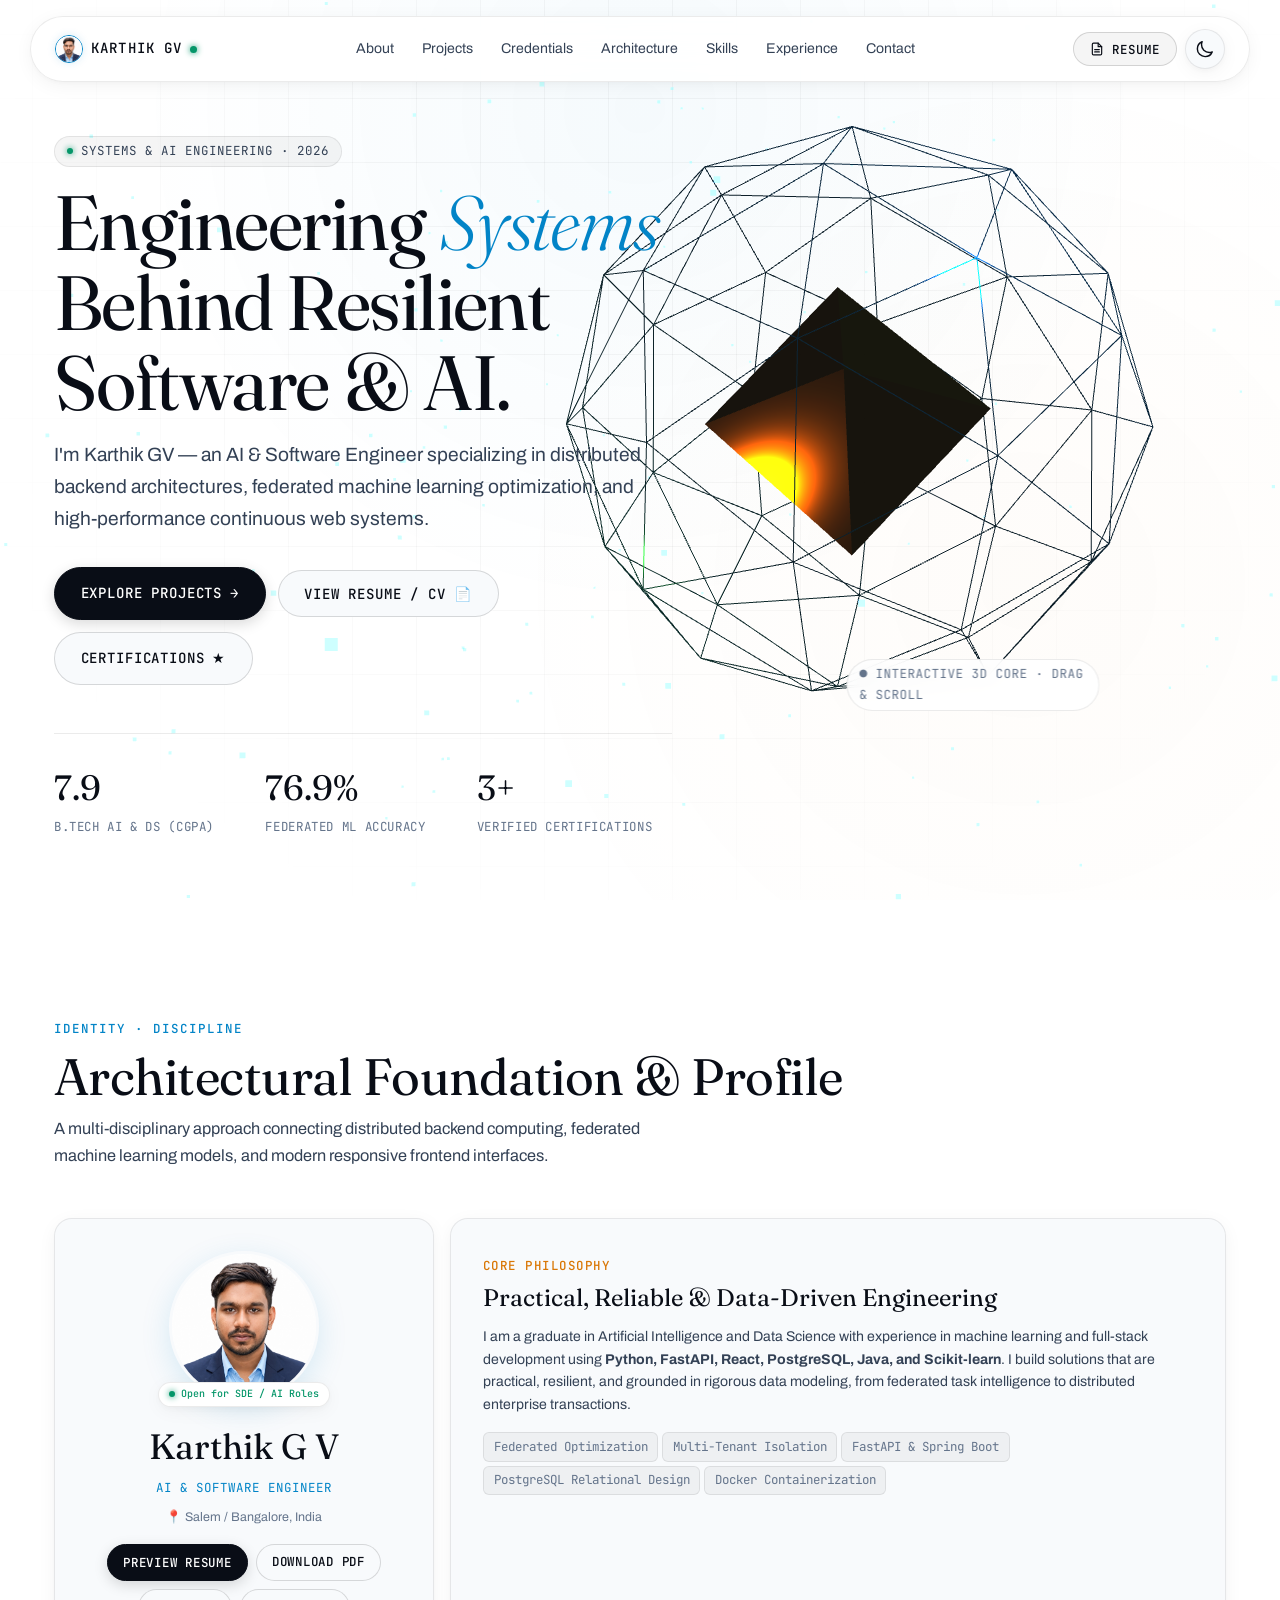
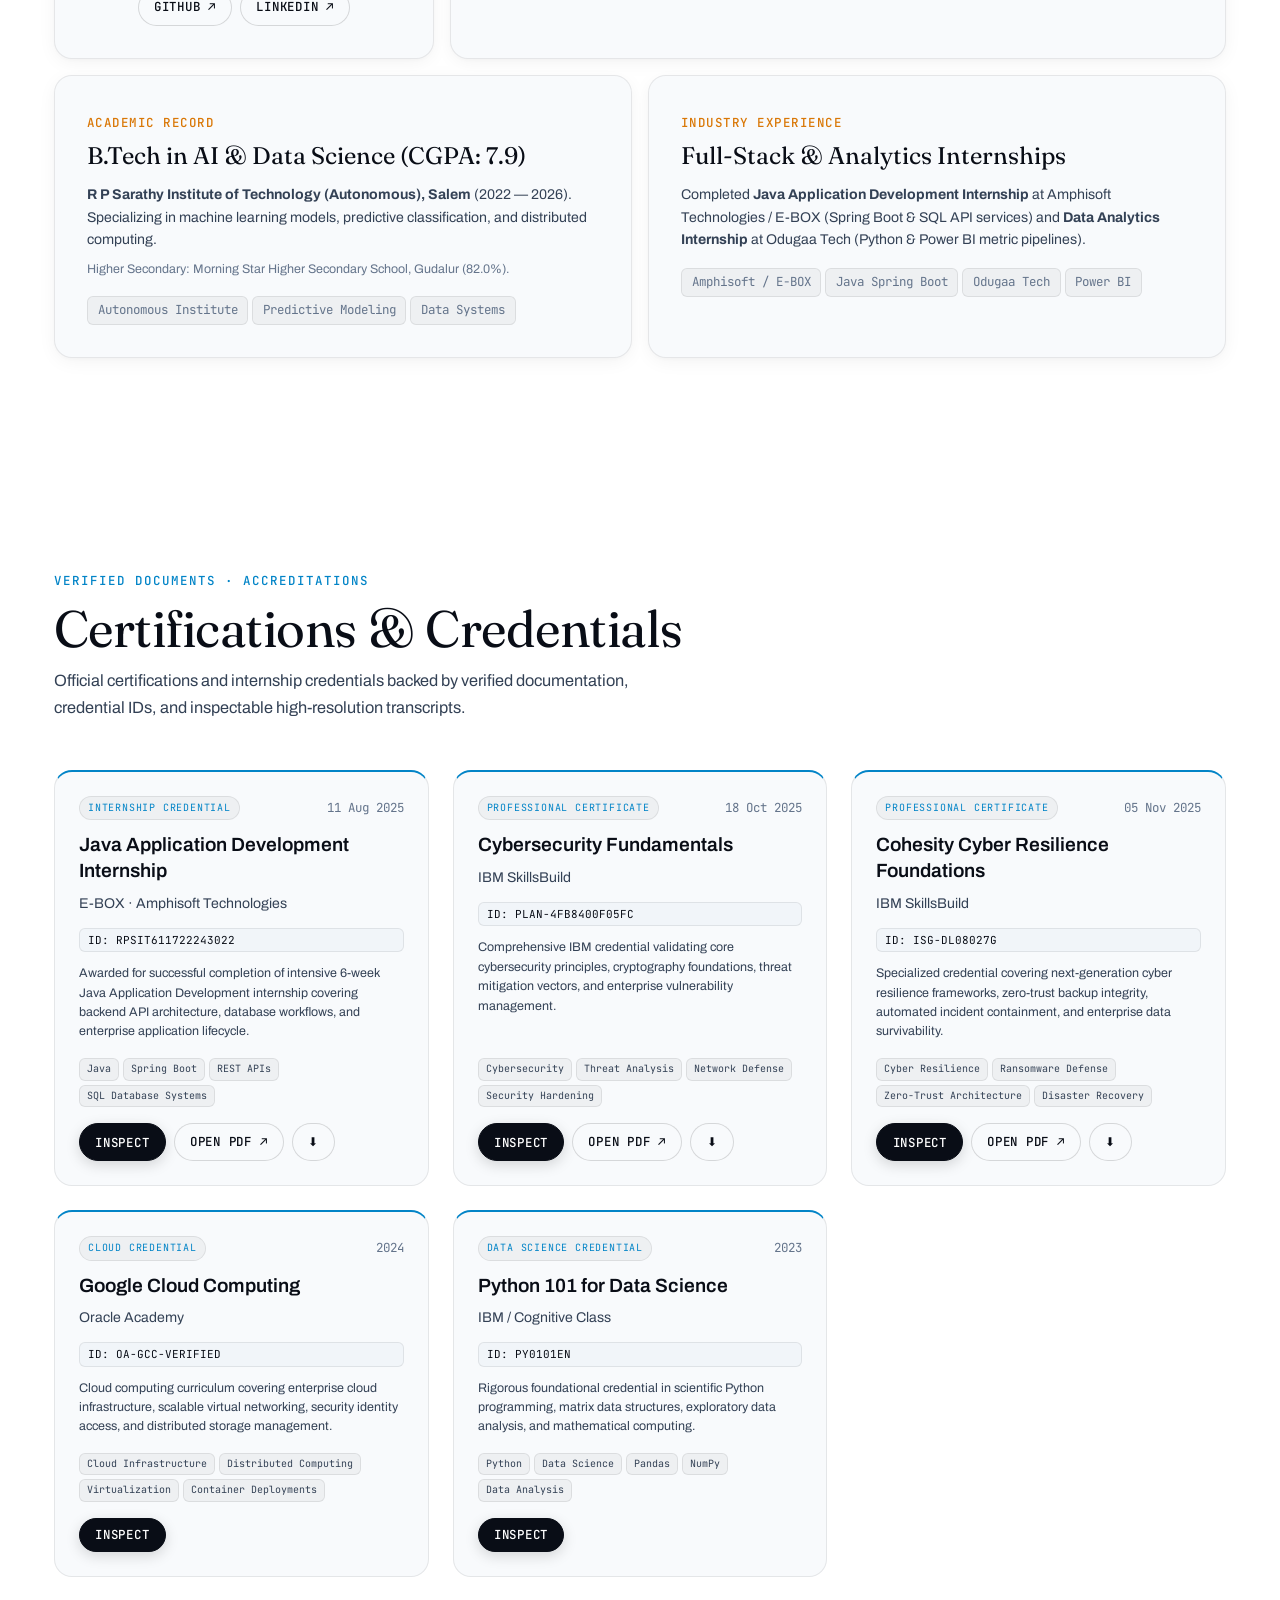
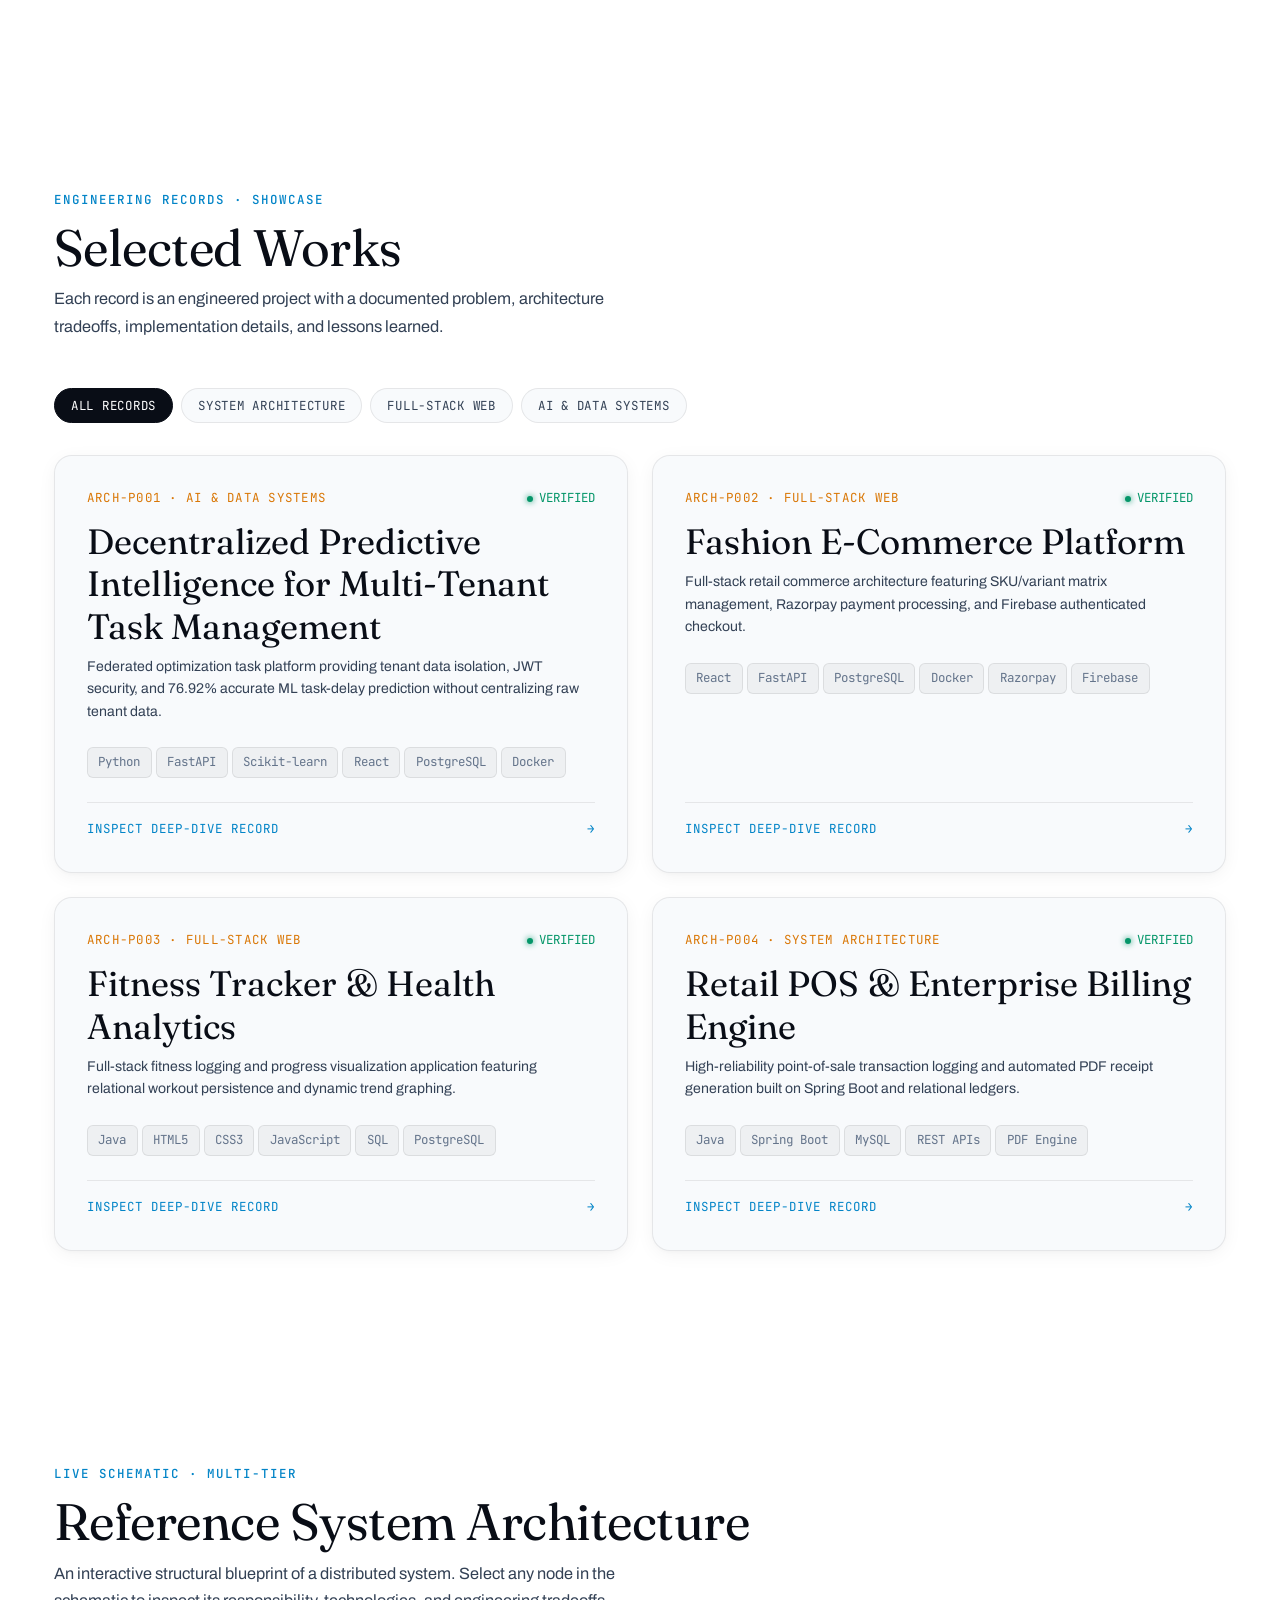
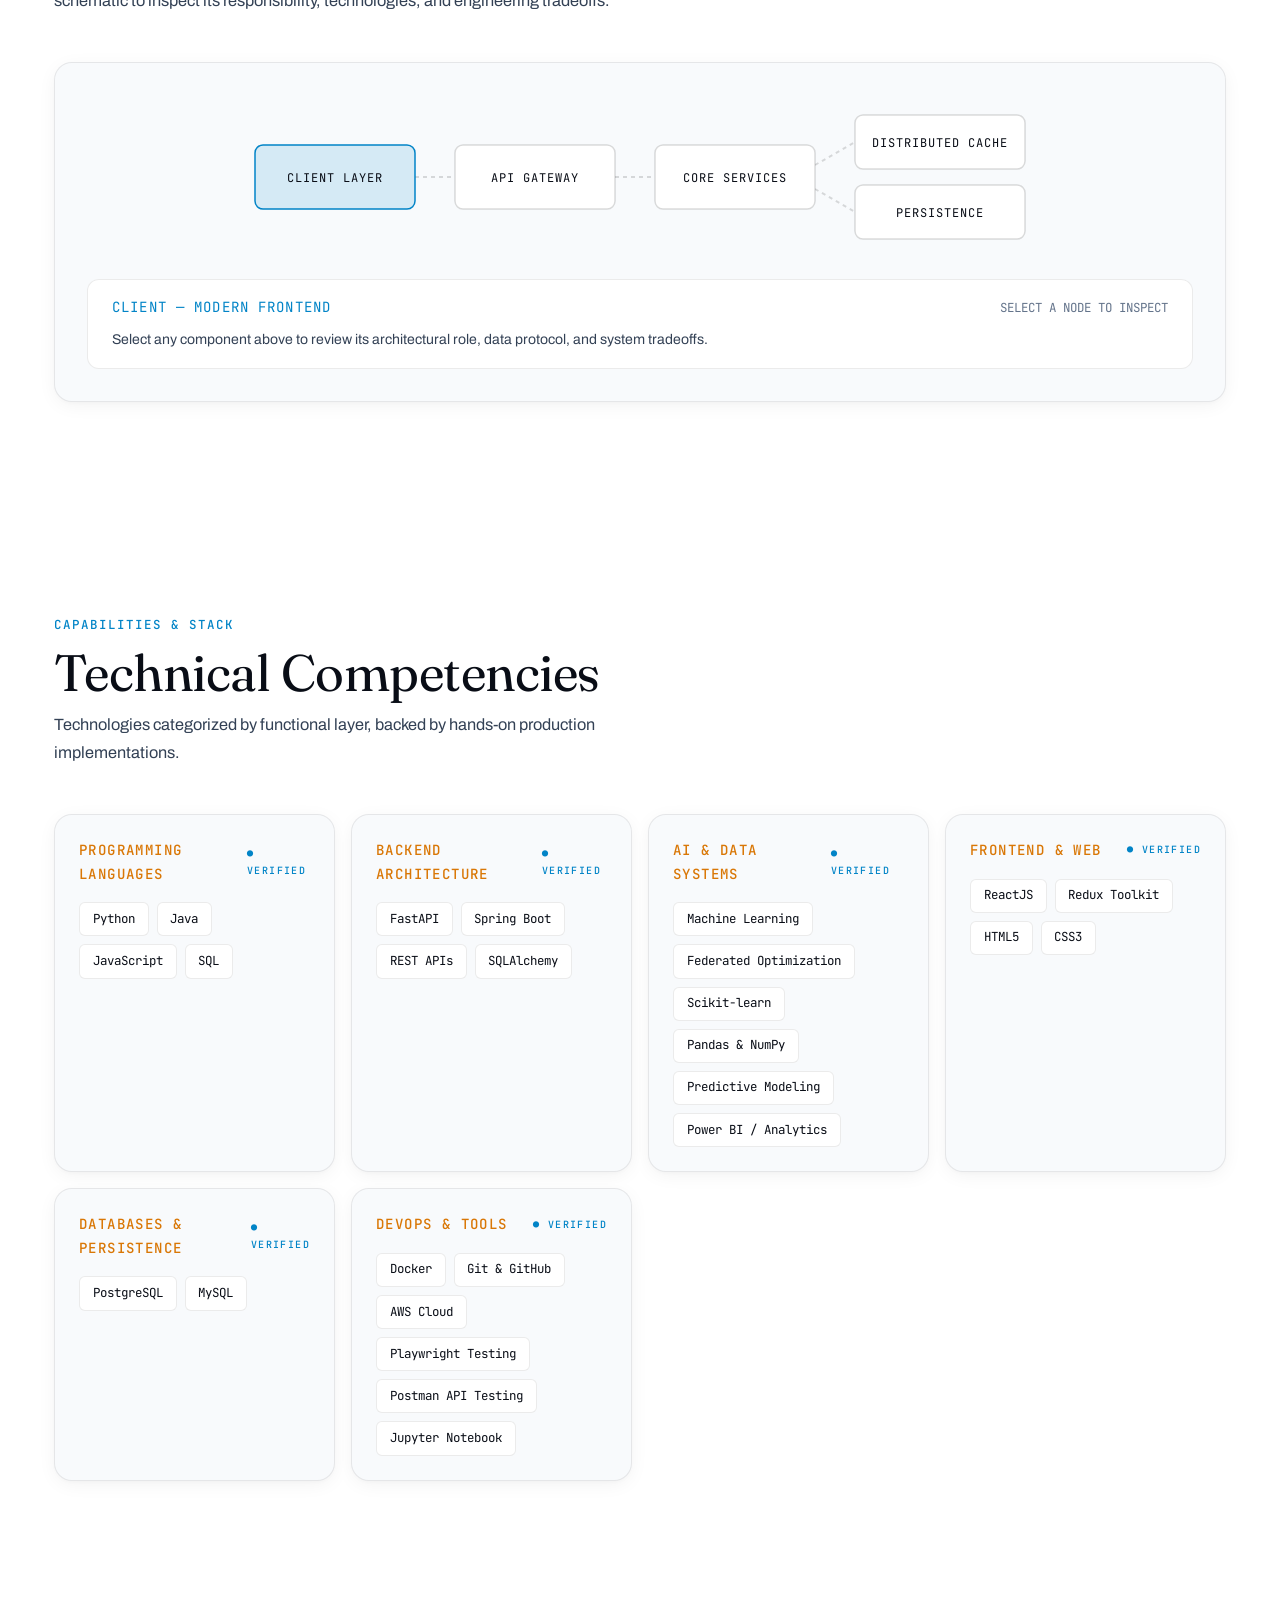
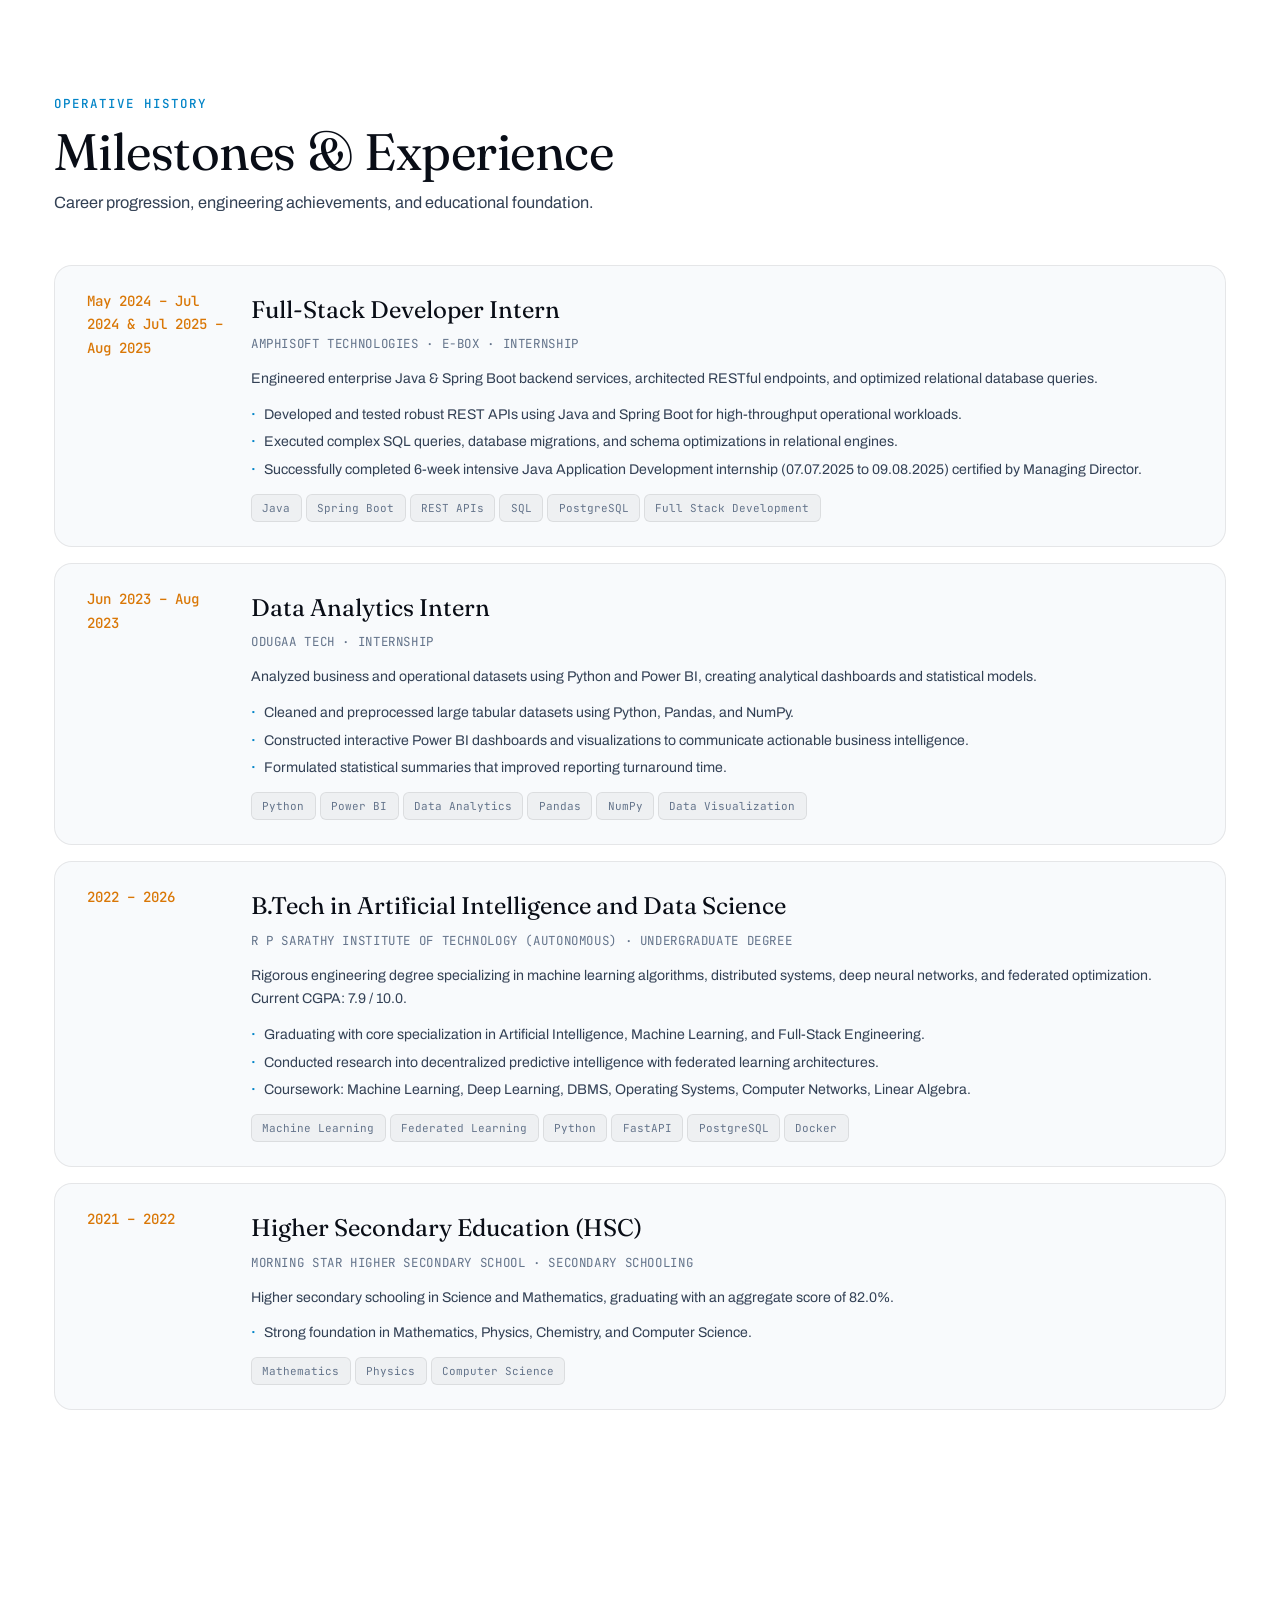
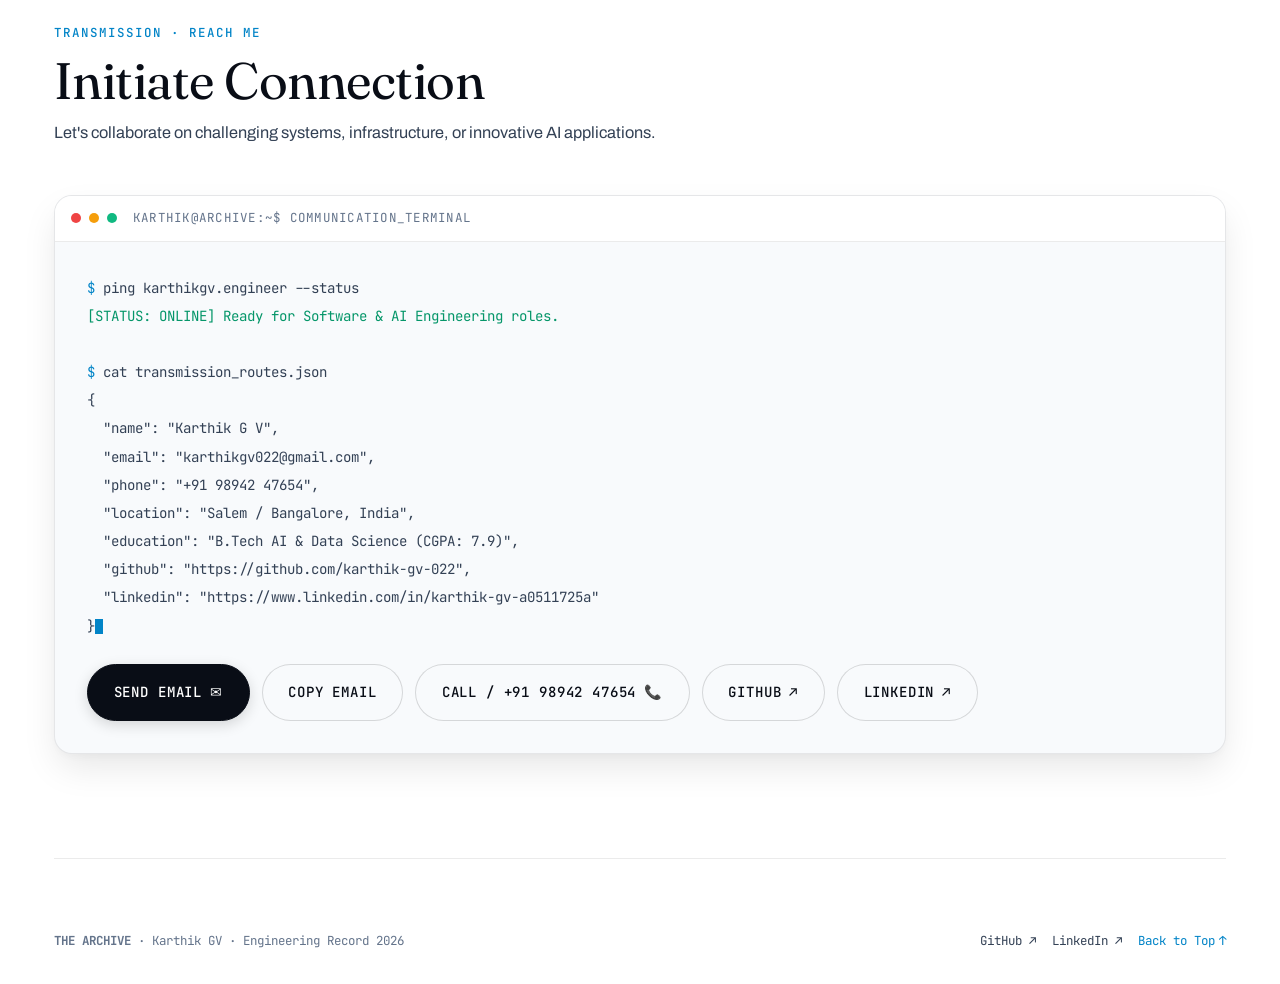
<file: index.html>
<!DOCTYPE html>
<html lang="en" data-theme="dark">
<head>
    <meta charset="UTF-8" />
    <meta name="viewport" content="width=device-width, initial-scale=1.0" />
    <title>Karthik GV — Systems &amp; AI Software Engineer</title>
    <meta name="description" content="Karthik GV — Systems, software, and AI engineering record. Interactive 3D portfolio featuring full-stack architecture, distributed systems, and real-time telemetry." />
    <meta name="theme-color" content="#07080b" />

    <!-- Google Fonts -->
    <link rel="preconnect" href="https://fonts.googleapis.com" />
    <link rel="preconnect" href="https://fonts.gstatic.com" crossorigin />
    <link href="https://fonts.googleapis.com/css2?family=Archivo:wght@300;400;500;600&family=Fraunces:ital,opsz,wght@0,9..144,300;0,9..144,400;0,9..144,500;1,9..144,300&family=JetBrains+Mono:wght@400;500&display=swap" rel="stylesheet" />

    <!-- Stylesheets -->
    <link rel="stylesheet" href="./css/tokens.css" />
    <link rel="stylesheet" href="./css/continuous.css" />

    <!-- Local Three.js Engine -->
    <script src="./js/three.min.js"></script>
</head>
<body>

    <!-- Ambient Grid & Lighting -->
    <div class="bg-ambient" aria-hidden="true"></div>
    <div class="bg-grid" aria-hidden="true"></div>

    <!-- 3D WebGL Canvas Layer -->
    <canvas id="webgl-canvas" aria-hidden="true"></canvas>

    <!-- ═════════════════════ FLOATING GLASS NAVBAR ═════════════════════ -->
    <nav class="navbar" id="navbar" aria-label="Main Navigation">
        <a href="#hero" class="nav-brand">
            <img src="assets/images/profile/karthik_gv.jpg" alt="Karthik GV" class="nav-avatar">
            <span class="brand-name">Karthik GV</span>
            <span class="brand-status-dot" title="Available for Roles" aria-label="Available for Roles"></span>
        </a>

        <ul class="nav-links">
            <li><a href="#about" class="nav-link">About</a></li>
            <li><a href="#projects" class="nav-link">Projects</a></li>
            <li><a href="#credentials" class="nav-link">Credentials</a></li>
            <li><a href="#architecture" class="nav-link">Architecture</a></li>
            <li><a href="#skills" class="nav-link">Skills</a></li>
            <li><a href="#experience" class="nav-link">Experience</a></li>
            <li><a href="#contact" class="nav-link">Contact</a></li>
        </ul>

        <div class="nav-actions">
            <button class="nav-resume-btn" id="nav-btn-resume" aria-label="View Resume / CV">
                <svg width="14" height="14" viewBox="0 0 24 24" fill="none" stroke="currentColor" stroke-width="2" stroke-linecap="round" stroke-linejoin="round" aria-hidden="true">
                    <path d="M14 2H6a2 2 0 0 0-2 2v16a2 2 0 0 0 2 2h12a2 2 0 0 0 2-2V8z"></path>
                    <polyline points="14 2 14 8 20 8"></polyline>
                    <line x1="16" y1="13" x2="8" y2="13"></line>
                    <line x1="16" y1="17" x2="8" y2="17"></line>
                </svg>
                <span>Resume</span>
            </button>

            <button class="btn-theme-toggle" id="btn-theme-toggle" aria-label="Toggle Dark and Light theme" title="Toggle theme">
                <!-- Sun Icon for switching to light mode -->
                <svg id="theme-icon-sun" xmlns="http://www.w3.org/2000/svg" fill="none" viewBox="0 0 24 24" stroke-width="1.8" stroke="currentColor">
                    <path stroke-linecap="round" stroke-linejoin="round" d="M12 3v2.25m6.364.386-1.591 1.591M21 12h-2.25m-.386 6.364-1.591-1.591M12 18.75V21m-4.773-4.227-1.591 1.591M5.25 12H3m4.227-4.773L5.636 5.636M15.75 12a3.75 3.75 0 1 1-7.5 0 3.75 3.75 0 0 1 7.5 0Z" />
                </svg>
                <!-- Moon Icon for switching to dark mode -->
                <svg id="theme-icon-moon" style="display: none;" xmlns="http://www.w3.org/2000/svg" fill="none" viewBox="0 0 24 24" stroke-width="1.8" stroke="currentColor">
                    <path stroke-linecap="round" stroke-linejoin="round" d="M21.752 15.002A9.72 9.72 0 0 1 18 15.75c-5.385 0-9.75-4.365-9.75-9.75 0-1.33.266-2.597.748-3.752A9.753 9.753 0 0 0 3 11.25C3 16.635 7.365 21 12.75 21a9.753 9.753 0 0 0 9.002-5.998Z" />
                </svg>
            </button>
        </div>
    </nav>

    <!-- ═════════════════════ MAIN CONTINUOUS PAGE ═════════════════════ -->
    <main class="app-container" id="main-content">

        <!-- ─────────────── HERO SECTION ─────────────── -->
        <section class="section hero" id="hero">
            <div class="hero-grid">
                <div class="hero-content">
                    <div class="hero-badge">
                        <span class="hero-badge-dot" aria-hidden="true"></span>
                        <span>Systems &amp; AI Engineering · 2026</span>
                    </div>

                    <h1 class="hero-title">
                        Engineering <em>Systems</em> Behind Resilient Software &amp; AI.
                    </h1>

                    <p class="hero-lead">
                        I'm Karthik GV — an AI &amp; Software Engineer specializing in distributed backend architectures, federated machine learning optimization, and high-performance continuous web systems.
                    </p>

                    <div class="hero-actions">
                        <a href="#projects" class="btn btn-primary">
                            <span>Explore Projects</span>
                            <span aria-hidden="true">→</span>
                        </a>
                        <button class="btn btn-secondary" id="btn-hero-resume" aria-label="Open Resume Viewer">
                            <span>View Resume / CV</span>
                            <span aria-hidden="true">📄</span>
                        </button>
                        <a href="#credentials" class="btn btn-secondary">
                            <span>Certifications</span>
                            <span aria-hidden="true">★</span>
                        </a>
                    </div>

                    <div class="hero-stats">
                        <div class="hero-stat-item">
                            <div class="hero-stat-value">7.9</div>
                            <div class="hero-stat-label">B.Tech AI &amp; DS (CGPA)</div>
                        </div>
                        <div class="hero-stat-item">
                            <div class="hero-stat-value">76.9%</div>
                            <div class="hero-stat-label">Federated ML Accuracy</div>
                        </div>
                        <div class="hero-stat-item">
                            <div class="hero-stat-value">3+</div>
                            <div class="hero-stat-label">Verified Certifications</div>
                        </div>
                    </div>
                </div>

                <div class="hero-3d-stage" aria-hidden="true">
                    <!-- The Three.js canvas renders the interactive 3D core in this spatial quadrant -->
                    <div class="interactive-pill-cue">
                        <span>● Interactive 3D Core · Drag &amp; Scroll</span>
                    </div>
                </div>
            </div>
        </section>

        <!-- ─────────────── BENTO OVERVIEW / ABOUT ─────────────── -->
        <section class="section" id="about">
            <div class="section-head">
                <span class="section-eyebrow">Identity · Discipline</span>
                <h2 class="section-title">Architectural Foundation &amp; Profile</h2>
                <p class="section-desc">
                    A multi-disciplinary approach connecting distributed backend computing, federated machine learning models, and modern responsive frontend interfaces.
                </p>
            </div>

            <div class="bento-grid">
                <!-- Executive Portrait & Profile Card -->
                <div class="bento-card bento-col-4 profile-portrait-card">
                    <div class="portrait-photo-wrapper">
                        <img src="assets/images/profile/karthik_gv.jpg" alt="Karthik GV Portrait" class="portrait-photo">
                        <div class="portrait-status-badge">
                            <span class="pulse-indicator"></span>
                            <span>Open for SDE / AI Roles</span>
                        </div>
                    </div>
                    <div class="portrait-info">
                        <h3 class="portrait-name">Karthik G V</h3>
                        <p class="portrait-role">AI &amp; Software Engineer</p>
                        <p class="portrait-location">📍 Salem / Bangalore, India</p>
                        <div class="portrait-links">
                            <button class="btn btn-sm btn-primary" id="btn-card-resume">
                                <span>Preview Resume</span>
                            </button>
                            <a href="assets/resume/Karthik_GV_Resume.pdf" download="Karthik_GV_Resume.pdf" class="btn btn-sm btn-secondary">
                                <span>Download PDF</span>
                            </a>
                        </div>
                        <div class="portrait-social-links" style="display: flex; gap: var(--space-2); margin-top: var(--space-2); justify-content: center;">
                            <a href="https://github.com/karthik-gv-022" target="_blank" rel="noopener noreferrer" class="btn btn-sm btn-secondary" title="GitHub Profile">
                                <span>GitHub</span>
                                <span aria-hidden="true">↗</span>
                            </a>
                            <a href="https://www.linkedin.com/in/karthik-gv-a0511725a" target="_blank" rel="noopener noreferrer" class="btn btn-sm btn-secondary" title="LinkedIn Profile">
                                <span>LinkedIn</span>
                                <span aria-hidden="true">↗</span>
                            </a>
                        </div>
                    </div>
                </div>

                <div class="bento-card bento-col-8">
                    <span class="bento-kicker">Core Philosophy</span>
                    <h3 class="bento-title">Practical, Reliable &amp; Data-Driven Engineering</h3>
                    <p class="bento-desc">
                        I am a graduate in Artificial Intelligence and Data Science with experience in machine learning and full-stack development using <strong>Python, FastAPI, React, PostgreSQL, Java, and Scikit-learn</strong>. I build solutions that are practical, resilient, and grounded in rigorous data modeling, from federated task intelligence to distributed enterprise transactions.
                    </p>
                    <div class="bento-tags">
                        <span class="bento-tag">Federated Optimization</span>
                        <span class="bento-tag">Multi-Tenant Isolation</span>
                        <span class="bento-tag">FastAPI &amp; Spring Boot</span>
                        <span class="bento-tag">PostgreSQL Relational Design</span>
                        <span class="bento-tag">Docker Containerization</span>
                    </div>
                </div>

                <div class="bento-card bento-col-6">
                    <span class="bento-kicker">Academic Record</span>
                    <h3 class="bento-title">B.Tech in AI &amp; Data Science (CGPA: 7.9)</h3>
                    <p class="bento-desc">
                        <strong>R P Sarathy Institute of Technology (Autonomous), Salem</strong> (2022 — 2026). Specializing in machine learning models, predictive classification, and distributed computing.
                    </p>
                    <p class="bento-desc" style="margin-top: var(--space-2); font-size: var(--fs-xs); color: var(--text-muted);">
                        Higher Secondary: Morning Star Higher Secondary School, Gudalur (82.0%).
                    </p>
                    <div class="bento-tags">
                        <span class="bento-tag">Autonomous Institute</span>
                        <span class="bento-tag">Predictive Modeling</span>
                        <span class="bento-tag">Data Systems</span>
                    </div>
                </div>

                <div class="bento-card bento-col-6">
                    <span class="bento-kicker">Industry Experience</span>
                    <h3 class="bento-title">Full-Stack &amp; Analytics Internships</h3>
                    <p class="bento-desc">
                        Completed <strong>Java Application Development Internship</strong> at Amphisoft Technologies / E-BOX (Spring Boot &amp; SQL API services) and <strong>Data Analytics Internship</strong> at Odugaa Tech (Python &amp; Power BI metric pipelines).
                    </p>
                    <div class="bento-tags">
                        <span class="bento-tag">Amphisoft / E-BOX</span>
                        <span class="bento-tag">Java Spring Boot</span>
                        <span class="bento-tag">Odugaa Tech</span>
                        <span class="bento-tag">Power BI</span>
                    </div>
                </div>
            </div>
        </section>

        <!-- ─────────────── VERIFIED CREDENTIALS & CERTIFICATIONS ─────────────── -->
        <section class="section" id="credentials">
            <div class="section-head">
                <span class="section-eyebrow">Verified Documents · Accreditations</span>
                <h2 class="section-title">Certifications &amp; Credentials</h2>
                <p class="section-desc">
                    Official certifications and internship credentials backed by verified documentation, credential IDs, and inspectable high-resolution transcripts.
                </p>
            </div>

            <div class="credentials-grid" id="credentials-container">
                <!-- Dynamically populated from data/certifications.js -->
            </div>
        </section>

        <!-- ─────────────── PROJECTS SHOWCASE ─────────────── -->
        <section class="section" id="projects">
            <div class="section-head">
                <span class="section-eyebrow">Engineering Records · Showcase</span>
                <h2 class="section-title">Selected Works</h2>
                <p class="section-desc">
                    Each record is an engineered project with a documented problem, architecture tradeoffs, implementation details, and lessons learned.
                </p>
            </div>

            <div class="project-filters" role="tablist" aria-label="Project category filters">
                <button class="filter-btn is-active" data-filter="all">All Records</button>
                <button class="filter-btn" data-filter="System Architecture">System Architecture</button>
                <button class="filter-btn" data-filter="Full-Stack Web">Full-Stack Web</button>
                <button class="filter-btn" data-filter="AI &amp; Data Systems">AI &amp; Data Systems</button>
            </div>

            <div class="projects-grid" id="projects-container">
                <!-- Dynamically populated from data/projects.js -->
            </div>
        </section>

        <!-- ─────────────── SYSTEM ARCHITECTURE ─────────────── -->
        <section class="section" id="architecture">
            <div class="section-head">
                <span class="section-eyebrow">Live Schematic · Multi-Tier</span>
                <h2 class="section-title">Reference System Architecture</h2>
                <p class="section-desc">
                    An interactive structural blueprint of a distributed system. Select any node in the schematic to inspect its responsibility, technologies, and engineering tradeoffs.
                </p>
            </div>

            <div class="architecture-box">
                <div class="arch-svg-container" id="arch-svg-host">
                    <!-- Interactive Architecture SVG rendered by app.js -->
                </div>

                <div class="arch-inspector-panel" id="arch-inspector" role="status" aria-live="polite">
                    <div class="arch-inspector-head">
                        <span class="arch-inspector-title" id="arch-inspect-title">CLIENT — Modern Frontend</span>
                        <span class="arch-inspector-meta" id="arch-inspect-meta">SELECT A NODE TO INSPECT</span>
                    </div>
                    <div class="arch-inspector-body" id="arch-inspect-body">
                        Select any component above to review its architectural role, data protocol, and system tradeoffs.
                    </div>
                </div>
            </div>
        </section>

        <!-- ─────────────── SKILLS MATRIX ─────────────── -->
        <section class="section" id="skills">
            <div class="section-head">
                <span class="section-eyebrow">Capabilities &amp; Stack</span>
                <h2 class="section-title">Technical Competencies</h2>
                <p class="section-desc">
                    Technologies categorized by functional layer, backed by hands-on production implementations.
                </p>
            </div>

            <div class="skills-grid" id="skills-container">
                <!-- Populated dynamically by app.js -->
            </div>
        </section>

        <!-- ─────────────── EXPERIENCE & RECORDS ─────────────── -->
        <section class="section" id="experience">
            <div class="section-head">
                <span class="section-eyebrow">Operative History</span>
                <h2 class="section-title">Milestones &amp; Experience</h2>
                <p class="section-desc">
                    Career progression, engineering achievements, and educational foundation.
                </p>
            </div>

            <div class="timeline" id="experience-container">
                <!-- Populated dynamically by app.js -->
            </div>
        </section>

        <!-- ─────────────── CONTACT TERMINAL ─────────────── -->
        <section class="section" id="contact">
            <div class="section-head">
                <span class="section-eyebrow">Transmission · Reach Me</span>
                <h2 class="section-title">Initiate Connection</h2>
                <p class="section-desc">
                    Let's collaborate on challenging systems, infrastructure, or innovative AI applications.
                </p>
            </div>

            <div class="contact-terminal">
                <div class="terminal-header">
                    <span class="terminal-dot dot-red"></span>
                    <span class="terminal-dot dot-yellow"></span>
                    <span class="terminal-dot dot-green"></span>
                    <span class="terminal-title">karthik@archive:~$ communication_terminal</span>
                </div>
                <div class="terminal-body">
                    <p class="terminal-text"><span class="terminal-prompt">$</span> ping karthikgv.engineer --status</p>
                    <p class="terminal-text" style="color: var(--accent-verified);">[STATUS: ONLINE] Ready for Software &amp; AI Engineering roles.</p>
                    <br />
                    <p class="terminal-text"><span class="terminal-prompt">$</span> cat transmission_routes.json</p>
                    <p class="terminal-text">{</p>
                    <p class="terminal-text">&nbsp;&nbsp;"name": "Karthik G V",</p>
                    <p class="terminal-text">&nbsp;&nbsp;"email": "karthikgv022@gmail.com",</p>
                    <p class="terminal-text">&nbsp;&nbsp;"phone": "+91 98942 47654",</p>
                    <p class="terminal-text">&nbsp;&nbsp;"location": "Salem / Bangalore, India",</p>
                    <p class="terminal-text">&nbsp;&nbsp;"education": "B.Tech AI &amp; Data Science (CGPA: 7.9)",</p>
                    <p class="terminal-text">&nbsp;&nbsp;"github": "https://github.com/karthik-gv-022",</p>
                    <p class="terminal-text">&nbsp;&nbsp;"linkedin": "https://www.linkedin.com/in/karthik-gv-a0511725a"</p>
                    <p class="terminal-text">}<span class="terminal-cursor"></span></p>

                    <div class="terminal-actions">
                        <a href="mailto:karthikgv022@gmail.com" class="btn btn-primary">
                            <span>Send Email</span>
                            <span aria-hidden="true">✉</span>
                        </a>
                        <button class="btn btn-secondary" id="btn-copy-email">
                            <span>Copy Email</span>
                        </button>
                        <a href="tel:+919894247654" class="btn btn-secondary">
                            <span>Call / +91 98942 47654</span>
                            <span aria-hidden="true">📞</span>
                        </a>
                        <a href="https://github.com/karthik-gv-022" target="_blank" rel="noopener noreferrer" class="btn btn-secondary">
                            <span>GitHub</span>
                            <span aria-hidden="true">↗</span>
                        </a>
                        <a href="https://www.linkedin.com/in/karthik-gv-a0511725a" target="_blank" rel="noopener noreferrer" class="btn btn-secondary">
                            <span>LinkedIn</span>
                            <span aria-hidden="true">↗</span>
                        </a>
                    </div>
                </div>
            </div>
        </section>

        <!-- ─────────────── FOOTER ─────────────── -->
        <footer class="footer">
            <div>
                <strong>THE ARCHIVE</strong> · Karthik GV · Engineering Record 2026
            </div>
            <div style="display: flex; align-items: center; gap: var(--space-4);">
                <a href="https://github.com/karthik-gv-022" target="_blank" rel="noopener noreferrer" style="color: var(--text-secondary); text-decoration: none; font-size: var(--fs-xs);">GitHub ↗</a>
                <a href="https://www.linkedin.com/in/karthik-gv-a0511725a" target="_blank" rel="noopener noreferrer" style="color: var(--text-secondary); text-decoration: none; font-size: var(--fs-xs);">LinkedIn ↗</a>
                <a href="#hero" class="footer-back-to-top">
                    <span>Back to Top</span>
                    <span aria-hidden="true">↑</span>
                </a>
            </div>
        </footer>

    </main>

    <!-- ═════════════════════ PROJECT INSPECT MODAL ═════════════════════ -->
    <div class="modal-overlay" id="project-modal" role="dialog" aria-modal="true" aria-labelledby="modal-project-title" hidden>
        <div class="modal-card">
            <button class="modal-close-btn" id="modal-close-btn" aria-label="Close project inspection">✕</button>
            <div id="modal-content-surface">
                <!-- Dynamically populated upon clicking a project card -->
            </div>
        </div>
    </div>

    <!-- Core App Module -->
    <script type="module" src="./js/app.js"></script>
</body>
</html>
</file>
<file: css/tokens.css>
/* ════════════════════════════════════════════════════════════════
   THE CONTINUOUS ARCHIVE — DESIGN TOKENS
   Strict contradiction palette: Pure Dark ↔ Pure Light
   ════════════════════════════════════════════════════════════════ */

:root {
    /* ── Typography Families ────────────────────────────────── */
    --font-display: "Fraunces", Georgia, serif;
    --font-sans:    "Archivo", -apple-system, BlinkMacSystemFont, "Segoe UI", Roboto, sans-serif;
    --font-mono:    "JetBrains Mono", Consolas, "SFMono-Regular", monospace;

    /* ── Font Sizes ─────────────────────────────────────────── */
    --fs-xs:   clamp(0.70rem, 0.2vw + 0.65rem, 0.78rem);
    --fs-sm:   clamp(0.80rem, 0.3vw + 0.72rem, 0.88rem);
    --fs-base: clamp(0.92rem, 0.4vw + 0.82rem, 1.02rem);
    --fs-md:   clamp(1.05rem, 0.6vw + 0.90rem, 1.20rem);
    --fs-lg:   clamp(1.25rem, 1.0vw + 1.00rem, 1.50rem);
    --fs-xl:   clamp(1.60rem, 1.8vw + 1.20rem, 2.20rem);
    --fs-2xl:  clamp(2.10rem, 3.2vw + 1.40rem, 3.20rem);
    --fs-3xl:  clamp(2.80rem, 5.0vw + 1.60rem, 4.80rem);

    /* ── Spacing Scale ──────────────────────────────────────── */
    --space-1: 0.25rem;
    --space-2: 0.5rem;
    --space-3: 0.75rem;
    --space-4: 1rem;
    --space-5: 1.5rem;
    --space-6: 2rem;
    --space-7: 3rem;
    --space-8: 4.5rem;
    --space-9: 6.5rem;

    --container-max: 1220px;
    --radius-sm: 6px;
    --radius-md: 12px;
    --radius-lg: 18px;
    --radius-xl: 24px;
    --radius-full: 9999px;

    /* ── Animation & Transition ─────────────────────────────── */
    --ease-out:    cubic-bezier(0.16, 1, 0.3, 1);
    --ease-inout:  cubic-bezier(0.65, 0, 0.35, 1);
    --ease-spring: cubic-bezier(0.34, 1.56, 0.64, 1);
    --t-fast: 160ms;
    --t-med:  300ms;
    --t-slow: 600ms;
}

/* ════════════════════════════════════════════════════════════════
   DARK THEME (Default: Pitch Obsidian / Cyber Architecture)
   ════════════════════════════════════════════════════════════════ */
:root,
[data-theme="dark"] {
    --color-scheme: dark;

    /* Backgrounds */
    --bg-canvas:           #07080b;
    --bg-surface:          #0f1219;
    --bg-surface-elevated: #161a24;
    --bg-surface-glass:    rgba(15, 18, 25, 0.82);
    --bg-glass-nav:        rgba(10, 12, 17, 0.85);
    --bg-code:             #090a0f;
    --bg-badge:            rgba(255, 255, 255, 0.05);

    /* Text */
    --text-primary:   #f8fafc;
    --text-secondary: #94a3b8;
    --text-muted:     #64748b;
    --text-faint:     #475569;

    /* Borders & Hairlines */
    --border-subtle: rgba(255, 255, 255, 0.08);
    --border-mid:    rgba(255, 255, 255, 0.14);
    --border-strong: rgba(255, 255, 255, 0.24);
    --border-hover:  rgba(56, 189, 248, 0.5);

    /* Accents */
    --accent-primary:   #38bdf8; /* Electric Cyan */
    --accent-glow:      rgba(56, 189, 248, 0.18);
    --accent-brass:     #f59e0b; /* Amber Brass */
    --accent-brass-subtle: rgba(245, 158, 11, 0.12);
    --accent-verified:  #10b981; /* Emerald Verified */
    --accent-signal:    #f43f5e; /* Rose Signal */

    /* Shadows & Glows */
    --shadow-card:     0 8px 24px -4px rgba(0, 0, 0, 0.55);
    --shadow-elevated: 0 20px 48px -8px rgba(0, 0, 0, 0.75);
    --glow-card:       0 0 24px -6px rgba(56, 189, 248, 0.12);
    --highlight-top:   inset 0 1px 0 rgba(255, 255, 255, 0.06);

    /* Canvas Grid */
    --grid-line:       rgba(255, 255, 255, 0.025);
    --canvas-gradient: radial-gradient(circle at 50% 15%, rgba(56, 189, 248, 0.06), transparent 50%),
                       radial-gradient(circle at 80% 65%, rgba(245, 158, 11, 0.035), transparent 45%);
}

/* ════════════════════════════════════════════════════════════════
   LIGHT THEME (Contradiction: Pure Crisp Architectural White)
   ════════════════════════════════════════════════════════════════ */
[data-theme="light"] {
    --color-scheme: light;

    /* Backgrounds */
    --bg-canvas:           #ffffff;
    --bg-surface:          #f8fafc;
    --bg-surface-elevated: #ffffff;
    --bg-surface-glass:    rgba(255, 255, 255, 0.88);
    --bg-glass-nav:        rgba(255, 255, 255, 0.90);
    --bg-code:             #f1f5f9;
    --bg-badge:            rgba(0, 0, 0, 0.04);

    /* Text */
    --text-primary:   #090d16;
    --text-secondary: #334155;
    --text-muted:     #64748b;
    --text-faint:     #94a3b8;

    /* Borders & Hairlines */
    --border-subtle: rgba(0, 0, 0, 0.08);
    --border-mid:    rgba(0, 0, 0, 0.14);
    --border-strong: rgba(0, 0, 0, 0.24);
    --border-hover:  rgba(2, 132, 199, 0.5);

    /* Accents */
    --accent-primary:   #0284c7; /* Cobalt Sky */
    --accent-glow:      rgba(2, 132, 199, 0.14);
    --accent-brass:     #d97706; /* Warm Amber */
    --accent-brass-subtle: rgba(217, 119, 6, 0.10);
    --accent-verified:  #059669; /* Emerald */
    --accent-signal:    #e11d48; /* Crimson */

    /* Shadows & Glows */
    --shadow-card:     0 4px 20px -2px rgba(0, 0, 0, 0.06), 0 2px 6px -1px rgba(0, 0, 0, 0.03);
    --shadow-elevated: 0 16px 36px -4px rgba(0, 0, 0, 0.10), 0 4px 12px -2px rgba(0, 0, 0, 0.04);
    --glow-card:       0 0 20px -4px rgba(2, 132, 199, 0.10);
    --highlight-top:   inset 0 1px 0 rgba(255, 255, 255, 0.85);

    /* Canvas Grid */
    --grid-line:       rgba(0, 0, 0, 0.035);
    --canvas-gradient: radial-gradient(circle at 50% 12%, rgba(2, 132, 199, 0.04), transparent 50%),
                       radial-gradient(circle at 80% 65%, rgba(217, 119, 6, 0.025), transparent 45%);
}
</file>
<file: css/continuous.css>
/* ════════════════════════════════════════════════════════════════
   THE CONTINUOUS ARCHIVE — CONTINUOUS PAGE STYLING
   Ultra-Modern 2026 Editorial, Bento Grids & Micro-Interactions
   ════════════════════════════════════════════════════════════════ */

/* ── Reset & Document Base ─────────────────────────────────────── */
*,
*::before,
*::after {
    box-sizing: border-box;
    margin: 0;
    padding: 0;
}

html {
    scroll-behavior: smooth;
    -webkit-text-size-adjust: 100%;
    scrollbar-width: thin;
    scrollbar-color: var(--border-strong) var(--bg-canvas);
}

body {
    background-color: var(--bg-canvas);
    color: var(--text-primary);
    font-family: var(--font-sans);
    font-size: var(--fs-base);
    line-height: 1.68;
    overflow-x: hidden;
    -webkit-font-smoothing: antialiased;
    -moz-osx-font-smoothing: grayscale;
    transition: background-color var(--t-med) var(--ease-out), color var(--t-med) var(--ease-out);
}

/* ── Background & Ambient Layers ───────────────────────────────── */
.bg-ambient {
    position: fixed;
    inset: 0;
    background: var(--canvas-gradient);
    pointer-events: none;
    z-index: 0;
    transition: background var(--t-med) var(--ease-out);
}

.bg-grid {
    position: fixed;
    inset: 0;
    background-image:
        linear-gradient(var(--grid-line) 1px, transparent 1px),
        linear-gradient(90deg, var(--grid-line) 1px, transparent 1px);
    background-size: 64px 64px;
    background-position: center;
    pointer-events: none;
    z-index: 1;
    mask-image: radial-gradient(ellipse at 50% 30%, #000 30%, transparent 80%);
}

/* 3D WebGL Canvas Layer */
#webgl-canvas {
    position: fixed;
    inset: 0;
    width: 100%;
    height: 100%;
    pointer-events: none;
    z-index: 2;
    opacity: 0.95;
    transition: opacity var(--t-med);
}

/* ── Content Wrapper ───────────────────────────────────────────── */
.app-container {
    position: relative;
    z-index: 10;
    width: 100%;
    max-width: var(--container-max);
    margin: 0 auto;
    padding: 0 var(--space-5);
}

/* ── Navigation Bar (Floating Glass Pill) ───────────────────────── */
.navbar {
    position: fixed;
    top: var(--space-4);
    left: 50%;
    transform: translateX(-50%);
    width: min(calc(100% - 2rem), var(--container-max));
    z-index: 100;
    display: flex;
    align-items: center;
    justify-content: space-between;
    padding: var(--space-3) var(--space-5);
    background: var(--bg-glass-nav);
    backdrop-filter: blur(16px);
    -webkit-backdrop-filter: blur(16px);
    border: 1px solid var(--border-subtle);
    border-radius: var(--radius-full);
    box-shadow: var(--shadow-card);
    transition: all var(--t-med) var(--ease-out);
}

.nav-brand {
    display: flex;
    align-items: center;
    gap: var(--space-2);
    font-family: var(--font-mono);
    font-size: var(--fs-sm);
    font-weight: 500;
    letter-spacing: 0.08em;
    text-transform: uppercase;
    color: var(--text-primary);
    text-decoration: none;
}

.brand-dot {
    width: 8px;
    height: 8px;
    border-radius: 50%;
    background: var(--accent-primary);
    box-shadow: 0 0 10px var(--accent-primary);
    animation: pulse-glow 2.4s infinite var(--ease-inout);
}

@keyframes pulse-glow {
    0%, 100% { transform: scale(1); opacity: 1; }
    50% { transform: scale(1.3); opacity: 0.7; }
}

.nav-links {
    display: flex;
    align-items: center;
    gap: var(--space-1);
    list-style: none;
}

.nav-link {
    display: inline-block;
    padding: var(--space-2) var(--space-3);
    font-size: var(--fs-sm);
    font-weight: 400;
    color: var(--text-secondary);
    text-decoration: none;
    border-radius: var(--radius-full);
    transition: color var(--t-fast), background var(--t-fast);
}

.nav-link:hover,
.nav-link.is-active {
    color: var(--text-primary);
    background: var(--bg-badge);
}

.nav-actions {
    display: flex;
    align-items: center;
    gap: var(--space-2);
}

/* Theme Toggle Button */
.btn-theme-toggle {
    display: inline-flex;
    align-items: center;
    justify-content: center;
    width: 40px;
    height: 40px;
    border-radius: 50%;
    border: 1px solid var(--border-subtle);
    background: var(--bg-surface);
    color: var(--text-primary);
    cursor: pointer;
    box-shadow: var(--shadow-card);
    transition: transform var(--t-fast) var(--ease-spring), border-color var(--t-fast), background var(--t-fast);
}

.btn-theme-toggle:hover {
    transform: scale(1.08);
    border-color: var(--accent-primary);
    box-shadow: var(--glow-card);
}

.btn-theme-toggle svg {
    width: 19px;
    height: 19px;
    transition: transform var(--t-med) var(--ease-spring);
}

.btn-theme-toggle:active svg {
    transform: rotate(45deg);
}

/* ── Typography & Section Headers ──────────────────────────────── */
.section {
    padding: var(--space-9) 0;
    position: relative;
}

.section-head {
    margin-bottom: var(--space-7);
}

.section-eyebrow {
    display: inline-flex;
    align-items: center;
    gap: var(--space-2);
    font-family: var(--font-mono);
    font-size: var(--fs-xs);
    font-weight: 500;
    letter-spacing: 0.16em;
    text-transform: uppercase;
    color: var(--accent-primary);
    margin-bottom: var(--space-2);
}

.section-title {
    font-family: var(--font-display);
    font-size: var(--fs-2xl);
    font-weight: 400;
    letter-spacing: -0.01em;
    line-height: 1.15;
    color: var(--text-primary);
    margin-bottom: var(--space-2);
}

.section-desc {
    font-size: var(--fs-base);
    color: var(--text-secondary);
    max-width: 68ch;
}

/* ── Hero Section ──────────────────────────────────────────────── */
.hero {
    min-height: 100vh;
    display: flex;
    align-items: center;
    padding-top: calc(var(--space-9) + 2rem);
    padding-bottom: var(--space-8);
}

.hero-grid {
    display: grid;
    grid-template-columns: 1.1fr 0.9fr;
    gap: var(--space-7);
    align-items: center;
    width: 100%;
}

.hero-content {
    display: flex;
    flex-direction: column;
    align-items: flex-start;
}

.hero-badge {
    display: inline-flex;
    align-items: center;
    gap: var(--space-2);
    padding: var(--space-1) var(--space-3);
    background: var(--bg-badge);
    border: 1px solid var(--border-subtle);
    border-radius: var(--radius-full);
    font-family: var(--font-mono);
    font-size: var(--fs-xs);
    color: var(--text-secondary);
    letter-spacing: 0.08em;
    text-transform: uppercase;
    margin-bottom: var(--space-4);
}

.hero-badge-dot {
    width: 6px;
    height: 6px;
    border-radius: 50%;
    background: var(--accent-verified);
    box-shadow: 0 0 6px var(--accent-verified);
}

.hero-title {
    font-family: var(--font-display);
    font-size: var(--fs-3xl);
    font-weight: 400;
    line-height: 1.04;
    letter-spacing: -0.02em;
    margin-bottom: var(--space-4);
    color: var(--text-primary);
}

.hero-title em {
    font-style: italic;
    color: var(--accent-primary);
    font-weight: 300;
}

.hero-lead {
    font-size: var(--fs-md);
    color: var(--text-secondary);
    line-height: 1.68;
    max-width: 58ch;
    margin-bottom: var(--space-6);
}

.hero-actions {
    display: flex;
    align-items: center;
    gap: var(--space-3);
    flex-wrap: wrap;
    margin-bottom: var(--space-7);
}

/* Buttons */
.btn {
    display: inline-flex;
    align-items: center;
    justify-content: center;
    gap: var(--space-2);
    padding: 0.85rem 1.6rem;
    font-family: var(--font-mono);
    font-size: var(--fs-sm);
    font-weight: 500;
    letter-spacing: 0.06em;
    text-transform: uppercase;
    border-radius: var(--radius-full);
    cursor: pointer;
    text-decoration: none;
    transition: all var(--t-fast) var(--ease-out);
}

.btn-primary {
    background: var(--text-primary);
    color: var(--bg-canvas);
    border: 1px solid var(--text-primary);
    box-shadow: 0 4px 14px rgba(0, 0, 0, 0.15);
}

.btn-primary:hover {
    transform: translateY(-2px);
    background: var(--accent-primary);
    border-color: var(--accent-primary);
    color: #ffffff;
    box-shadow: 0 8px 24px var(--accent-glow);
}

.btn-secondary {
    background: var(--bg-surface);
    color: var(--text-primary);
    border: 1px solid var(--border-mid);
    backdrop-filter: blur(8px);
}

.btn-secondary:hover {
    transform: translateY(-2px);
    border-color: var(--text-primary);
    background: var(--bg-surface-elevated);
}

.hero-stats {
    display: grid;
    grid-template-columns: repeat(3, 1fr);
    gap: var(--space-4);
    width: 100%;
    padding-top: var(--space-5);
    border-top: 1px solid var(--border-subtle);
}

.hero-stat-value {
    font-family: var(--font-display);
    font-size: var(--fs-xl);
    font-weight: 400;
    color: var(--text-primary);
}

.hero-stat-label {
    font-family: var(--font-mono);
    font-size: var(--fs-xs);
    color: var(--text-muted);
    letter-spacing: 0.05em;
    text-transform: uppercase;
}

/* Hero 3D Card Stage */
.hero-3d-stage {
    position: relative;
    width: 100%;
    height: 480px;
    display: flex;
    align-items: center;
    justify-content: center;
}

.interactive-pill-cue {
    position: absolute;
    bottom: var(--space-4);
    left: 50%;
    transform: translateX(-50%);
    padding: var(--space-1) var(--space-3);
    background: var(--bg-glass-nav);
    backdrop-filter: blur(10px);
    border: 1px solid var(--border-subtle);
    border-radius: var(--radius-full);
    font-family: var(--font-mono);
    font-size: var(--fs-xs);
    color: var(--text-muted);
    letter-spacing: 0.08em;
    text-transform: uppercase;
    display: flex;
    align-items: center;
    gap: var(--space-2);
}

/* ── Bento Overview Grid ───────────────────────────────────────── */
.bento-grid {
    display: grid;
    grid-template-columns: repeat(12, 1fr);
    gap: var(--space-4);
}

.bento-card {
    background: var(--bg-surface);
    border: 1px solid var(--border-subtle);
    border-radius: var(--radius-lg);
    padding: var(--space-6);
    box-shadow: var(--shadow-card);
    position: relative;
    overflow: hidden;
    transition: transform var(--t-fast) var(--ease-out), border-color var(--t-fast), box-shadow var(--t-fast);
}

.bento-card:hover {
    transform: translateY(-3px);
    border-color: var(--border-hover);
    box-shadow: var(--shadow-elevated), var(--glow-card);
}

.bento-card::before {
    content: "";
    position: absolute;
    top: 0;
    left: 0;
    right: 0;
    height: 1px;
    background: var(--highlight-top);
}

.bento-col-8 { grid-column: span 8; }
.bento-col-4 { grid-column: span 4; }
.bento-col-6 { grid-column: span 6; }
.bento-col-12 { grid-column: span 12; }

.bento-kicker {
    font-family: var(--font-mono);
    font-size: var(--fs-xs);
    font-weight: 500;
    letter-spacing: 0.12em;
    text-transform: uppercase;
    color: var(--accent-brass);
    margin-bottom: var(--space-2);
}

.bento-title {
    font-family: var(--font-display);
    font-size: var(--fs-lg);
    font-weight: 400;
    color: var(--text-primary);
    margin-bottom: var(--space-2);
}

.bento-desc {
    font-size: var(--fs-sm);
    color: var(--text-secondary);
    line-height: 1.6;
}

.bento-tags {
    display: flex;
    flex-wrap: wrap;
    gap: var(--space-1);
    margin-top: var(--space-4);
}

.bento-tag {
    padding: 0.2rem 0.6rem;
    background: var(--bg-badge);
    border: 1px solid var(--border-subtle);
    border-radius: var(--radius-sm);
    font-family: var(--font-mono);
    font-size: var(--fs-xs);
    color: var(--text-muted);
}

/* ── Projects Section (Filterable & Interactive) ───────────────── */
.project-filters {
    display: flex;
    align-items: center;
    gap: var(--space-2);
    flex-wrap: wrap;
    margin-bottom: var(--space-6);
}

.filter-btn {
    padding: var(--space-2) var(--space-4);
    background: var(--bg-surface);
    border: 1px solid var(--border-subtle);
    border-radius: var(--radius-full);
    font-family: var(--font-mono);
    font-size: var(--fs-xs);
    letter-spacing: 0.06em;
    text-transform: uppercase;
    color: var(--text-secondary);
    cursor: pointer;
    transition: all var(--t-fast);
}

.filter-btn:hover,
.filter-btn.is-active {
    background: var(--text-primary);
    color: var(--bg-canvas);
    border-color: var(--text-primary);
}

.projects-grid {
    display: grid;
    grid-template-columns: repeat(2, 1fr);
    gap: var(--space-5);
}

.project-card {
    background: var(--bg-surface);
    border: 1px solid var(--border-subtle);
    border-radius: var(--radius-lg);
    padding: var(--space-6);
    box-shadow: var(--shadow-card);
    position: relative;
    cursor: pointer;
    display: flex;
    flex-direction: column;
    justify-content: space-between;
    transition: all var(--t-fast) var(--ease-out);
}

.project-card:hover {
    transform: translateY(-4px);
    border-color: var(--border-hover);
    box-shadow: var(--shadow-elevated), var(--glow-card);
}

.project-card-top {
    display: flex;
    align-items: center;
    justify-content: space-between;
    margin-bottom: var(--space-3);
}

.project-record-code {
    font-family: var(--font-mono);
    font-size: var(--fs-xs);
    letter-spacing: 0.1em;
    color: var(--accent-brass);
    text-transform: uppercase;
}

.project-status {
    display: inline-flex;
    align-items: center;
    gap: 0.35rem;
    font-family: var(--font-mono);
    font-size: var(--fs-xs);
    color: var(--accent-verified);
    text-transform: uppercase;
}

.project-status::before {
    content: "";
    width: 6px;
    height: 6px;
    border-radius: 50%;
    background: var(--accent-verified);
    box-shadow: 0 0 6px var(--accent-verified);
}

.project-title {
    font-family: var(--font-display);
    font-size: var(--fs-xl);
    font-weight: 400;
    line-height: 1.2;
    color: var(--text-primary);
    margin-bottom: var(--space-2);
}

.project-synopsis {
    font-size: var(--fs-sm);
    color: var(--text-secondary);
    line-height: 1.6;
    margin-bottom: var(--space-5);
}

.project-tech-stack {
    display: flex;
    flex-wrap: wrap;
    gap: var(--space-1);
    margin-bottom: var(--space-5);
}

.project-tech-pill {
    padding: 0.25rem 0.65rem;
    background: var(--bg-badge);
    border: 1px solid var(--border-subtle);
    border-radius: var(--radius-sm);
    font-family: var(--font-mono);
    font-size: var(--fs-xs);
    color: var(--text-muted);
}

.project-cta-line {
    display: flex;
    align-items: center;
    justify-content: space-between;
    padding-top: var(--space-4);
    border-top: 1px solid var(--border-subtle);
    font-family: var(--font-mono);
    font-size: var(--fs-xs);
    letter-spacing: 0.08em;
    text-transform: uppercase;
    color: var(--accent-primary);
}

/* ── Interactive Architecture Diagram ──────────────────────────── */
.architecture-box {
    background: var(--bg-surface);
    border: 1px solid var(--border-subtle);
    border-radius: var(--radius-lg);
    padding: var(--space-6);
    box-shadow: var(--shadow-card);
}

.arch-svg-container {
    width: 100%;
    overflow-x: auto;
    margin-bottom: var(--space-5);
}

.arch-node-rect {
    fill: var(--bg-surface-elevated);
    stroke: var(--border-mid);
    cursor: pointer;
    transition: all var(--t-fast);
}

.arch-node-rect:hover,
.arch-node-rect.is-active {
    stroke: var(--accent-primary);
    fill: var(--accent-glow);
}

.arch-node-text {
    fill: var(--text-primary);
    font-family: var(--font-mono);
    font-size: 12px;
    letter-spacing: 0.08em;
    text-transform: uppercase;
    pointer-events: none;
}

.arch-edge-line {
    stroke: var(--border-mid);
    stroke-dasharray: 4 4;
}

.arch-inspector-panel {
    background: var(--bg-surface-elevated);
    border: 1px solid var(--border-subtle);
    border-radius: var(--radius-md);
    padding: var(--space-4) var(--space-5);
    min-height: 90px;
}

.arch-inspector-head {
    display: flex;
    justify-content: space-between;
    align-items: center;
    margin-bottom: var(--space-2);
}

.arch-inspector-title {
    font-family: var(--font-mono);
    font-size: var(--fs-sm);
    color: var(--accent-primary);
    text-transform: uppercase;
    letter-spacing: 0.08em;
}

.arch-inspector-meta {
    font-family: var(--font-mono);
    font-size: var(--fs-xs);
    color: var(--text-muted);
}

.arch-inspector-body {
    font-size: var(--fs-sm);
    color: var(--text-secondary);
}

/* ── Skills Matrix ─────────────────────────────────────────────── */
.skills-grid {
    display: grid;
    grid-template-columns: repeat(auto-fit, minmax(280px, 1fr));
    gap: var(--space-4);
}

.skill-category-card {
    background: var(--bg-surface);
    border: 1px solid var(--border-subtle);
    border-radius: var(--radius-lg);
    padding: var(--space-5);
    box-shadow: var(--shadow-card);
}

.skill-cat-title {
    font-family: var(--font-mono);
    font-size: var(--fs-sm);
    font-weight: 500;
    color: var(--accent-brass);
    letter-spacing: 0.1em;
    text-transform: uppercase;
    margin-bottom: var(--space-4);
    display: flex;
    align-items: center;
    justify-content: space-between;
}

.skill-items-list {
    display: flex;
    flex-wrap: wrap;
    gap: var(--space-2);
}

.skill-bubble {
    padding: 0.35rem 0.8rem;
    background: var(--bg-surface-elevated);
    border: 1px solid var(--border-subtle);
    border-radius: var(--radius-sm);
    font-family: var(--font-mono);
    font-size: var(--fs-xs);
    color: var(--text-primary);
    transition: all var(--t-fast);
}

.skill-bubble:hover {
    border-color: var(--accent-primary);
    color: var(--accent-primary);
    transform: translateY(-2px);
}

/* ── Experience Timeline ───────────────────────────────────────── */
.timeline {
    display: grid;
    gap: var(--space-4);
}

.timeline-item {
    background: var(--bg-surface);
    border: 1px solid var(--border-subtle);
    border-radius: var(--radius-lg);
    padding: var(--space-5) var(--space-6);
    display: grid;
    grid-template-columns: 140px 1fr;
    gap: var(--space-5);
    transition: transform var(--t-fast) var(--ease-out), border-color var(--t-fast);
}

.timeline-item:hover {
    transform: translateX(4px);
    border-color: var(--border-hover);
}

.timeline-time {
    font-family: var(--font-mono);
    font-size: var(--fs-sm);
    color: var(--accent-brass);
    font-weight: 500;
}

.timeline-role {
    font-family: var(--font-display);
    font-size: var(--fs-lg);
    font-weight: 400;
    margin-bottom: var(--space-1);
    color: var(--text-primary);
}

.timeline-org {
    font-family: var(--font-mono);
    font-size: var(--fs-xs);
    color: var(--text-muted);
    letter-spacing: 0.05em;
    text-transform: uppercase;
    margin-bottom: var(--space-3);
}

.timeline-bullets {
    display: grid;
    gap: var(--space-1);
    list-style: none;
}

.timeline-bullets li {
    font-size: var(--fs-sm);
    color: var(--text-secondary);
    display: flex;
    gap: var(--space-2);
}

.timeline-bullets li::before {
    content: "·";
    color: var(--accent-primary);
    font-weight: bold;
}

/* ── Interactive Contact Terminal ──────────────────────────────── */
.contact-terminal {
    background: var(--bg-surface);
    border: 1px solid var(--border-subtle);
    border-radius: var(--radius-lg);
    overflow: hidden;
    box-shadow: var(--shadow-elevated);
}

.terminal-header {
    display: flex;
    align-items: center;
    gap: var(--space-2);
    padding: var(--space-3) var(--space-4);
    background: var(--bg-surface-elevated);
    border-bottom: 1px solid var(--border-subtle);
}

.terminal-dot {
    width: 10px;
    height: 10px;
    border-radius: 50%;
}
.dot-red { background: #ef4444; }
.dot-yellow { background: #f59e0b; }
.dot-green { background: #10b981; }

.terminal-title {
    font-family: var(--font-mono);
    font-size: var(--fs-xs);
    letter-spacing: 0.1em;
    text-transform: uppercase;
    color: var(--text-muted);
    margin-left: var(--space-2);
}

.terminal-body {
    padding: var(--space-6);
    font-family: var(--font-mono);
    font-size: var(--fs-sm);
    line-height: 2;
}

.terminal-prompt {
    color: var(--accent-primary);
}

.terminal-text {
    color: var(--text-secondary);
}

.terminal-cursor {
    display: inline-block;
    width: 8px;
    height: 1.1em;
    background: var(--accent-primary);
    vertical-align: middle;
    animation: blink 1s steps(2) infinite;
}

@keyframes blink {
    50% { opacity: 0; }
}

.terminal-actions {
    display: flex;
    gap: var(--space-3);
    flex-wrap: wrap;
    margin-top: var(--space-5);
}

/* ── Modal Project Deep-Dive Drawer ────────────────────────────── */
.modal-overlay {
    position: fixed;
    inset: 0;
    z-index: 200;
    background: rgba(0, 0, 0, 0.75);
    backdrop-filter: blur(12px);
    display: grid;
    place-items: center;
    padding: var(--space-4);
    opacity: 0;
    visibility: hidden;
    transition: all var(--t-med) var(--ease-out);
}

.modal-overlay.is-open {
    opacity: 1;
    visibility: visible;
}

.modal-card {
    background: var(--bg-surface);
    border: 1px solid var(--border-subtle);
    border-radius: var(--radius-xl);
    width: min(840px, 96vw);
    max-height: 88vh;
    overflow-y: auto;
    box-shadow: var(--shadow-elevated);
    padding: var(--space-7);
    position: relative;
}

.modal-close-btn {
    position: absolute;
    top: var(--space-5);
    right: var(--space-5);
    width: 36px;
    height: 36px;
    border-radius: 50%;
    border: 1px solid var(--border-subtle);
    background: var(--bg-surface-elevated);
    color: var(--text-primary);
    cursor: pointer;
    display: flex;
    align-items: center;
    justify-content: center;
    font-family: var(--font-mono);
    transition: all var(--t-fast);
}

.modal-close-btn:hover {
    border-color: var(--accent-primary);
    transform: rotate(90deg);
}

.modal-section {
    margin-bottom: var(--space-5);
}

.modal-section-title {
    font-family: var(--font-mono);
    font-size: var(--fs-xs);
    letter-spacing: 0.12em;
    text-transform: uppercase;
    color: var(--accent-brass);
    margin-bottom: var(--space-2);
}

/* ── Footer ────────────────────────────────────────────────────── */
.footer {
    padding: var(--space-8) 0 var(--space-6);
    border-top: 1px solid var(--border-subtle);
    display: flex;
    align-items: center;
    justify-content: space-between;
    flex-wrap: wrap;
    gap: var(--space-4);
    font-family: var(--font-mono);
    font-size: var(--fs-xs);
    color: var(--text-muted);
}

.footer-back-to-top {
    color: var(--accent-primary);
    text-decoration: none;
    display: inline-flex;
    align-items: center;
    gap: var(--space-1);
    transition: transform var(--t-fast);
}

.footer-back-to-top:hover {
    transform: translateY(-2px);
}

/* ── Profile Portrait Card in Bento ────────────────────────────── */
.profile-portrait-card {
    display: flex;
    flex-direction: column;
    align-items: center;
    text-align: center;
    padding: var(--space-6) var(--space-5);
    background: var(--bg-surface);
    border: 1px solid var(--border-subtle);
    border-radius: var(--radius-lg);
    position: relative;
    overflow: hidden;
}

.profile-portrait-card::before {
    content: '';
    position: absolute;
    top: 0;
    left: 0;
    right: 0;
    height: 3px;
    background: linear-gradient(90deg, var(--accent-primary), var(--accent-secondary));
}

.portrait-photo-wrapper {
    position: relative;
    width: 150px;
    height: 150px;
    border-radius: 50%;
    margin-bottom: var(--space-4);
    padding: 3px;
    background: linear-gradient(135deg, var(--accent-primary), var(--border-mid), var(--accent-secondary));
    box-shadow: 0 8px 30px var(--accent-glow);
}

.portrait-photo {
    width: 100%;
    height: 100%;
    border-radius: 50%;
    object-fit: cover;
    object-position: center 20%;
    display: block;
    background-color: var(--bg-surface-elevated);
}

.portrait-status-badge {
    position: absolute;
    bottom: -6px;
    left: 50%;
    transform: translateX(-50%);
    white-space: nowrap;
    display: inline-flex;
    align-items: center;
    gap: 6px;
    padding: 3px 10px;
    border-radius: var(--radius-full);
    background: var(--bg-surface-elevated);
    border: 1px solid var(--border-subtle);
    font-family: var(--font-mono);
    font-size: 10px;
    font-weight: 500;
    color: var(--accent-verified);
    box-shadow: var(--shadow-card);
}

.pulse-indicator {
    width: 6px;
    height: 6px;
    border-radius: 50%;
    background: var(--accent-verified);
    box-shadow: 0 0 6px var(--accent-verified);
    animation: pulse-glow 2s infinite var(--ease-inout);
}

.portrait-info {
    width: 100%;
}

.portrait-name {
    font-family: var(--font-display);
    font-size: var(--fs-xl);
    font-weight: 400;
    color: var(--text-primary);
    margin-bottom: 2px;
}

.portrait-role {
    font-family: var(--font-mono);
    font-size: var(--fs-xs);
    color: var(--accent-primary);
    text-transform: uppercase;
    letter-spacing: 0.08em;
    margin-bottom: var(--space-2);
}

.portrait-location {
    font-size: var(--fs-xs);
    color: var(--text-muted);
    margin-bottom: var(--space-4);
}

.portrait-links {
    display: flex;
    justify-content: center;
    gap: var(--space-2);
    flex-wrap: wrap;
}

.btn-sm {
    padding: 0.45rem 0.95rem;
    font-size: var(--fs-xs);
}

/* Nav Avatar & Resume Button */
.nav-avatar {
    width: 28px;
    height: 28px;
    border-radius: 50%;
    object-fit: cover;
    border: 1.5px solid var(--accent-primary);
    box-shadow: 0 0 8px var(--accent-glow);
}

.brand-text {
    display: flex;
    align-items: center;
    gap: 6px;
}

.brand-status-dot {
    width: 7px;
    height: 7px;
    border-radius: 50%;
    background: var(--accent-verified);
    box-shadow: 0 0 6px var(--accent-verified);
    animation: pulse-glow 2s infinite var(--ease-inout);
}

.nav-resume-btn {
    display: inline-flex;
    align-items: center;
    gap: var(--space-2);
    padding: 0.45rem 1rem;
    font-family: var(--font-mono);
    font-size: var(--fs-xs);
    font-weight: 500;
    letter-spacing: 0.08em;
    text-transform: uppercase;
    border-radius: var(--radius-full);
    background: var(--bg-badge);
    color: var(--text-primary);
    border: 1px solid var(--border-mid);
    cursor: pointer;
    transition: all var(--t-fast) var(--ease-out);
}

.nav-resume-btn:hover {
    background: var(--accent-primary);
    border-color: var(--accent-primary);
    color: #ffffff;
    transform: translateY(-1px);
    box-shadow: 0 4px 12px var(--accent-glow);
}

/* ── Credentials Showcase Grid ─────────────────────────────────── */
.credentials-grid {
    display: grid;
    grid-template-columns: repeat(auto-fill, minmax(350px, 1fr));
    gap: var(--space-5);
    margin-top: var(--space-5);
}

.credential-card {
    background: var(--bg-surface);
    border: 1px solid var(--border-subtle);
    border-radius: var(--radius-lg);
    overflow: hidden;
    display: flex;
    flex-direction: column;
    transition: all var(--t-fast) var(--ease-out);
    position: relative;
}

.credential-card-clean {
    border-top: 2px solid var(--accent-primary);
}

.credential-card:hover {
    transform: translateY(-4px);
    border-color: var(--border-strong);
    box-shadow: var(--shadow-card), 0 12px 32px var(--accent-glow);
}

.cert-thumbnail-wrapper {
    position: relative;
    width: 100%;
    height: 220px;
    background: var(--bg-surface-elevated);
    border-bottom: 1px solid var(--border-subtle);
    overflow: hidden;
    cursor: pointer;
}

.cert-thumbnail-img {
    width: 100%;
    height: 100%;
    object-fit: cover;
    object-position: center top;
    transition: transform var(--t-med) var(--ease-out);
}

.credential-card:hover .cert-thumbnail-img {
    transform: scale(1.04);
}

.cert-thumbnail-overlay {
    position: absolute;
    inset: 0;
    background: rgba(0, 0, 0, 0.45);
    display: flex;
    align-items: center;
    justify-content: center;
    opacity: 0;
    transition: opacity var(--t-fast);
}

.credential-card:hover .cert-thumbnail-overlay {
    opacity: 1;
}

.cert-overlay-cue {
    display: inline-flex;
    align-items: center;
    gap: 6px;
    padding: 6px 14px;
    border-radius: var(--radius-full);
    background: var(--bg-surface-elevated);
    color: var(--text-primary);
    font-family: var(--font-mono);
    font-size: var(--fs-xs);
    font-weight: 500;
    box-shadow: 0 4px 14px rgba(0,0,0,0.4);
}

.cert-body {
    padding: var(--space-5);
    display: flex;
    flex-direction: column;
    flex: 1;
}

.cert-badge-row {
    display: flex;
    align-items: center;
    justify-content: space-between;
    margin-bottom: var(--space-3);
    gap: var(--space-2);
}

.cert-type-badge {
    font-family: var(--font-mono);
    font-size: 10px;
    text-transform: uppercase;
    letter-spacing: 0.08em;
    padding: 3px 8px;
    border-radius: var(--radius-full);
    background: var(--bg-badge);
    color: var(--accent-primary);
    border: 1px solid var(--border-subtle);
}

.cert-year-tag {
    font-family: var(--font-mono);
    font-size: var(--fs-xs);
    color: var(--text-muted);
}

.cert-title {
    font-family: var(--font-sans);
    font-size: var(--fs-md);
    font-weight: 600;
    color: var(--text-primary);
    margin-bottom: var(--space-2);
    line-height: 1.35;
}

.cert-issuer {
    font-size: var(--fs-sm);
    color: var(--text-secondary);
    margin-bottom: var(--space-3);
    display: flex;
    align-items: center;
    gap: 6px;
}

.cert-id-tag {
    font-family: var(--font-mono);
    font-size: 11px;
    color: var(--accent-secondary);
    background: var(--bg-code);
    padding: 2px 8px;
    border-radius: var(--radius-sm);
    border: 1px solid var(--border-subtle);
    display: inline-block;
    margin-bottom: var(--space-3);
    word-break: break-all;
}

.cert-desc {
    font-size: var(--fs-xs);
    color: var(--text-secondary);
    line-height: 1.55;
    margin-bottom: var(--space-4);
    flex: 1;
}

.cert-skills-tags {
    display: flex;
    flex-wrap: wrap;
    gap: 4px;
    margin-bottom: var(--space-4);
}

.cert-skill-pill {
    font-family: var(--font-mono);
    font-size: 10px;
    padding: 2px 7px;
    border-radius: var(--radius-sm);
    background: var(--bg-badge);
    color: var(--text-secondary);
    border: 1px solid var(--border-subtle);
}

.cert-actions {
    display: flex;
    gap: var(--space-2);
    margin-top: auto;
}

/* ── Resume Preview Lightbox Modal ─────────────────────────────── */
.modal-resume-container {
    display: flex;
    flex-direction: column;
    align-items: center;
    gap: var(--space-4);
    max-height: 80vh;
    overflow-y: auto;
    padding: var(--space-2);
}

.modal-resume-preview-img {
    width: 100%;
    max-width: 780px;
    height: auto;
    border-radius: var(--radius-sm);
    box-shadow: 0 10px 30px rgba(0, 0, 0, 0.4);
    border: 1px solid var(--border-subtle);
}

.modal-cert-preview-img {
    width: 100%;
    max-width: 820px;
    height: auto;
    border-radius: var(--radius-sm);
    box-shadow: 0 10px 30px rgba(0, 0, 0, 0.4);
    border: 1px solid var(--border-subtle);
}

/* ── Responsive Adaptations ────────────────────────────────────── */
@media (max-width: 960px) {
    .hero-grid {
        grid-template-columns: 1fr;
        gap: var(--space-5);
    }

    .hero-3d-stage {
        height: 320px;
    }

    .projects-grid,
    .credentials-grid {
        grid-template-columns: 1fr;
    }

    .bento-col-8,
    .bento-col-4,
    .bento-col-6 {
        grid-column: span 12;
    }

    .timeline-item {
        grid-template-columns: 1fr;
        gap: var(--space-2);
    }
}

@media (max-width: 720px) {
    .nav-links {
        display: none;
    }

    .hero {
        padding-top: calc(var(--space-8) + 1.5rem);
    }

    .hero-stats {
        grid-template-columns: 1fr;
    }
}
</file>
